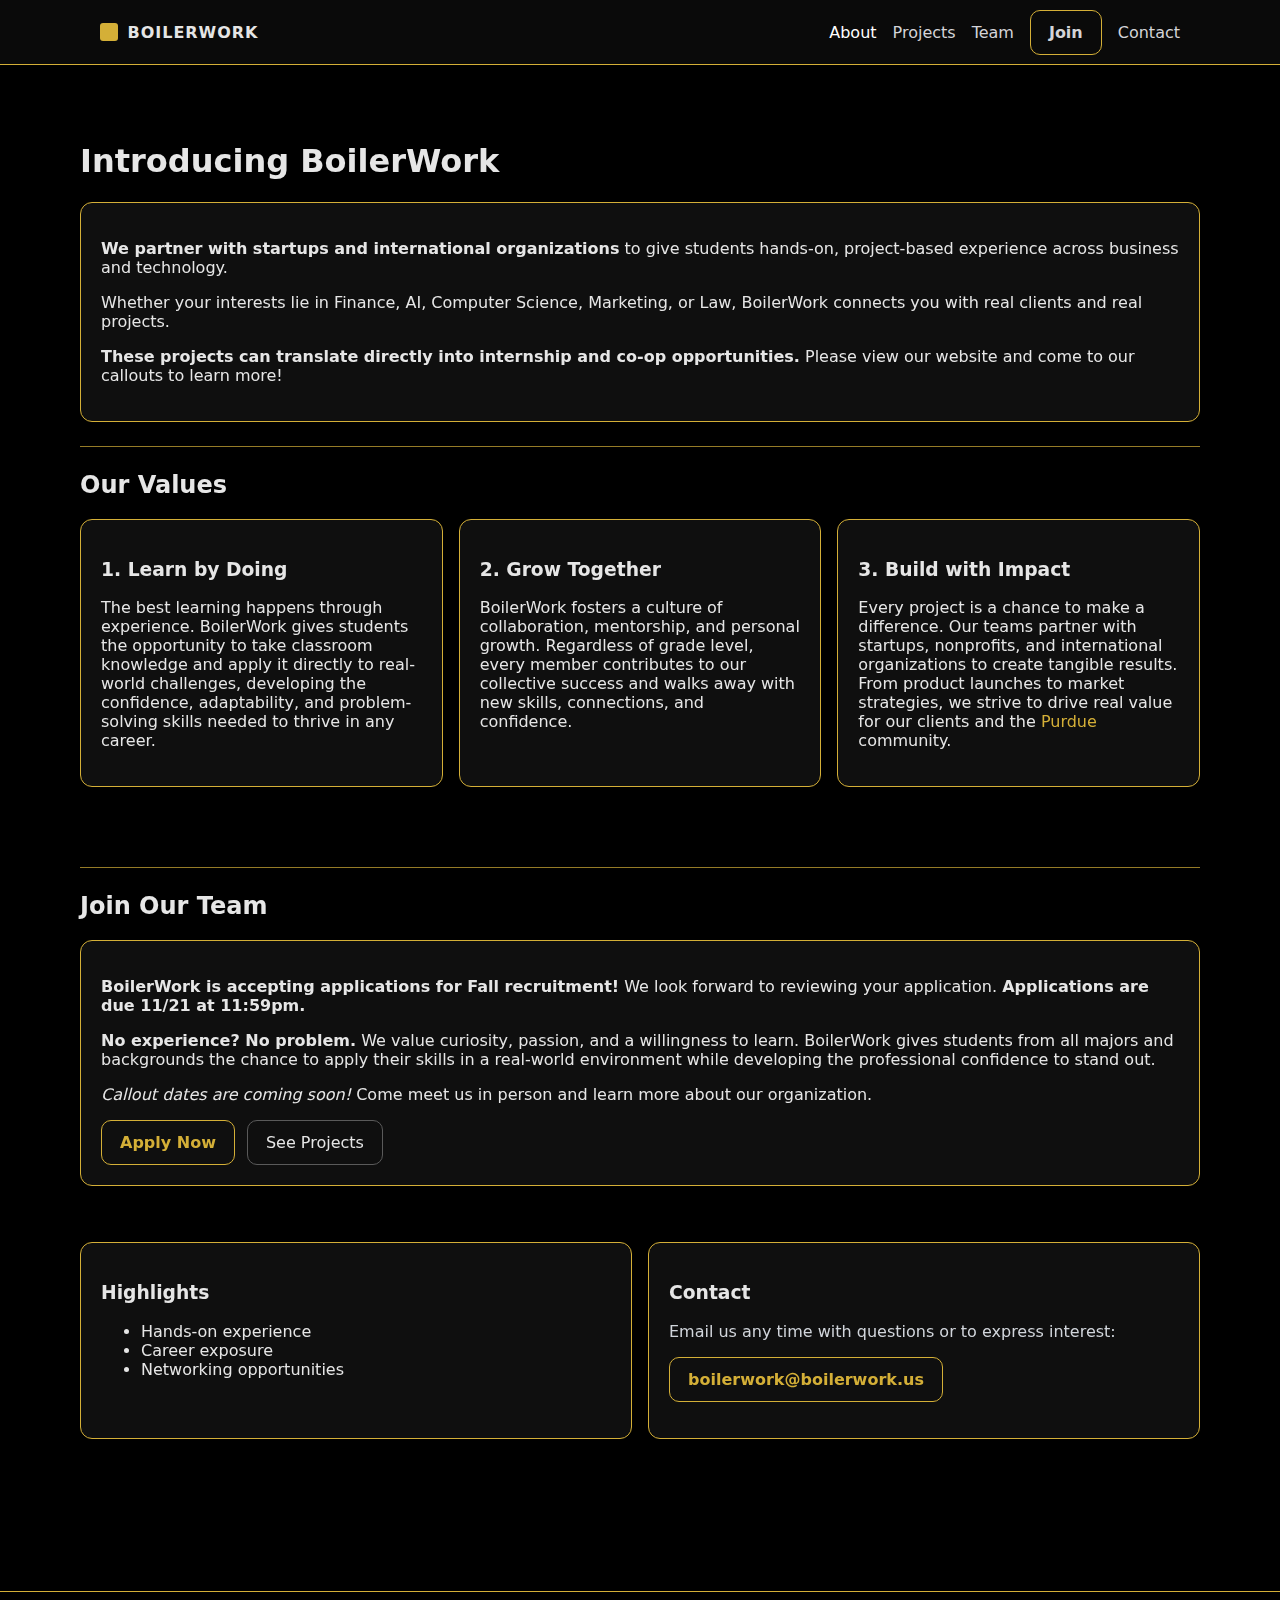
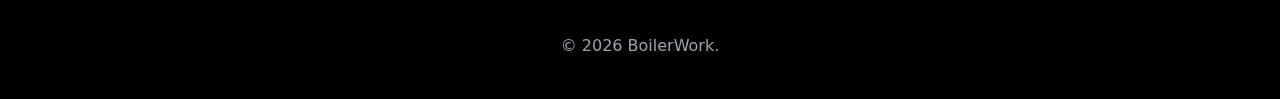
<file: about.html>
<!doctype html>
<html lang="en">
<head>
  <meta charset="utf-8" />
  <meta name="viewport" content="width=device-width, initial-scale=1" />
  <title>About — BoilerWork</title>
  <link rel="stylesheet" href="assets/css/styles.css" />
</head>
<body class="theme-dark">
  <!-- Shared nav -->
  <header class="site-header">
    <div class="container header-inner">
      <a class="logo" href="index.html"><span class="logo-mark"></span><span class="brand">BOILERWORK</span></a>
      <nav class="nav">
        <a href="about.html" aria-current="page">About</a>
        <a href="projects.html">Projects</a>
        <a href="team.html">Team</a>
        <a class="btn btn-primary" href="join.html">Join</a>
        <a href="contact.html">Contact</a>
      </nav>
      <button class="menu-btn" aria-label="Open menu"><span></span><span></span><span></span></button>
    </div>
    <nav class="mobile-nav">
      <a href="about.html" aria-current="page">About</a>
      <a href="projects.html">Projects</a>
      <a href="team.html">Team</a>
      <a class="btn btn-primary" href="join.html">Join</a>
      <a href="contact.html">Contact</a>
    </nav>
  </header>

  <main class="container section">
    <h1 class="page-title">Introducing BoilerWork</h1>
    <div class="card" style="margin-bottom:20px">
      <p><strong>We partner with startups and international organizations</strong> to give students hands-on, project-based experience across business and technology.</p>
      <p>Whether your interests lie in Finance, AI, Computer Science, Marketing, or Law, BoilerWork connects you with real clients and real projects.</p>
      <p><strong>These projects can translate directly into internship and co-op opportunities.</strong> Please view our website and come to our callouts to learn more!</p>
    </div>

    <hr class="rule" />

    <section class="section" style="padding-top:0">
      <h2 class="section-title">Our Values</h2>
      <div class="cards-3">
        <article class="card">
          <h3>1. Learn by Doing</h3>
          <p>The best learning happens through experience. BoilerWork gives students the opportunity to take classroom knowledge and apply it directly to real-world challenges, developing the confidence, adaptability, and problem-solving skills needed to thrive in any career.</p>
        </article>
        <article class="card">
          <h3>2. Grow Together</h3>
          <p>BoilerWork fosters a culture of collaboration, mentorship, and personal growth. Regardless of grade level, every member contributes to our collective success and walks away with new skills, connections, and confidence.</p>
        </article>
        <article class="card">
          <h3>3. Build with Impact</h3>
          <p>Every project is a chance to make a difference. Our teams partner with startups, nonprofits, and international organizations to create tangible results. From product launches to market strategies, we strive to drive real value for our clients and the <span class="purdue">Purdue</span> community.</p>
        </article>
      </div>
    </section>

    <hr class="rule" />

    <section class="section" style="padding-top:0">
      <h2 class="section-title">Join Our Team</h2>
      <div class="card">
        <p><strong>BoilerWork is accepting applications for Fall recruitment!</strong> We look forward to reviewing your application. <strong>Applications are due 11/21 at 11:59pm.</strong></p>
        <p><strong>No experience? No problem.</strong> We value curiosity, passion, and a willingness to learn. BoilerWork gives students from all majors and backgrounds the chance to apply their skills in a real-world environment while developing the professional confidence to stand out.</p>
        <p><em>Callout dates are coming soon!</em> Come meet us in person and learn more about our organization.</p>
        <div class="cta-row" style="margin-top:8px">
          <a class="btn btn-primary" href="join.html">Apply Now</a>
          <a class="btn btn-outline" href="projects.html">See Projects</a>
        </div>
      </div>
    </section>

    <section class="section" style="padding-top:0">
      <div class="cards-2">
        <article class="card">
          <h3>Highlights</h3>
          <ul class="bullets" style="margin-top:10px">
            <li>Hands-on experience</li>
            <li>Career exposure</li>
            <li>Networking opportunities</li>
          </ul>
        </article>
        <article class="card">
          <h3>Contact</h3>
          <p class="maxw">Email us any time with questions or to express interest:</p>
          <p><a class="btn btn-primary" href="mailto:boilerwork@boilerwork.us">boilerwork@boilerwork.us</a></p>
        </article>
      </div>
    </section>
  </main>

  <footer class="site-footer">
    <div class="container footer-inner">
      <p>© <span id="year"></span> BoilerWork.</p>
    </div>
  </footer>
  <script src="assets/main.js" defer></script>
</body>
</html>
</file>
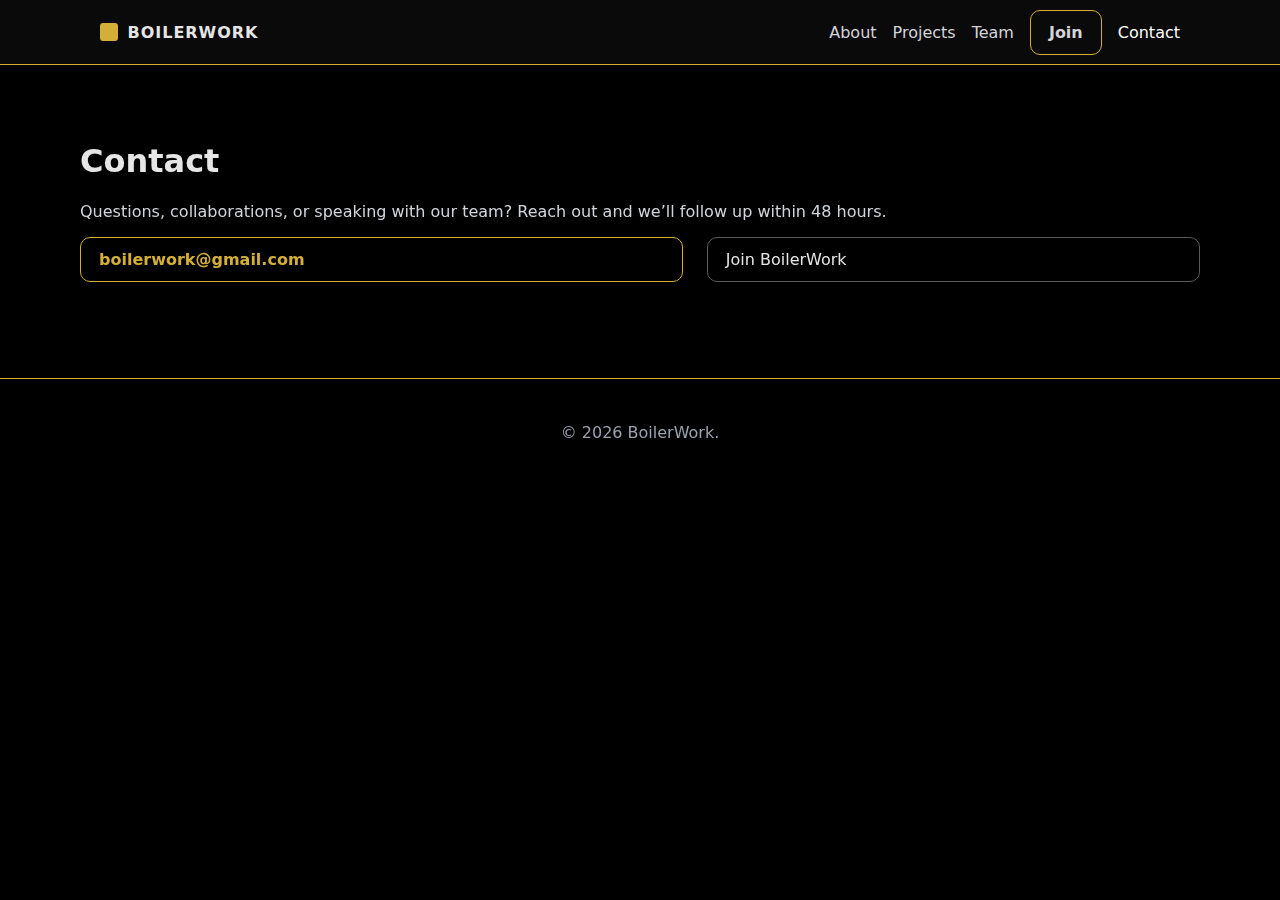
<file: contact.html>
<!doctype html>
<html lang="en">
<head>
  <meta charset="utf-8" />
  <meta name="viewport" content="width=device-width, initial-scale=1" />
  <title>Contact — BoilerWork</title>
  <link rel="stylesheet" href="assets/css/styles.css" />
</head>
<body class="theme-dark">
  <header class="site-header">
    <div class="container header-inner">
      <a class="logo" href="index.html"><span class="logo-mark"></span><span class="brand">BOILERWORK</span></a>
      <nav class="nav">
        <a href="about.html">About</a>
        <a href="projects.html">Projects</a>
        <a href="team.html">Team</a>
        <!-- FIXED -->
        <a class="btn btn-primary" href="join.html">Join</a>
        <a href="contact.html" aria-current="page">Contact</a>
      </nav>
      <button class="menu-btn" aria-label="Open menu"><span></span><span></span><span></span></button>
    </div>
    <nav class="mobile-nav">
      <a href="about.html">About</a>
      <a href="projects.html">Projects</a>
      <a href="team.html">Team</a>
      <!-- FIXED mobile -->
      <a class="btn btn-primary" href="join.html">Join</a>
      <a href="contact.html" aria-current="page">Contact</a>
    </nav>
  </header>

  <main class="container section">
    <h1 class="page-title">Contact</h1>
    <p class="maxw">Questions, collaborations, or speaking with our team? Reach out and we’ll follow up within 48 hours.</p>
    <div class="grid-2">
      <a class="btn btn-primary" href="mailto:boilerwork@gmail.com">boilerwork@gmail.com</a>
      <a class="btn btn-outline" href="join.html">Join BoilerWork</a>
    </div>
  </main>

  <footer class="site-footer">
    <div class="container footer-inner">
      <p>© <span id="year"></span> BoilerWork.</p>
    </div>
  </footer>
  <script src="assets/main.js" defer></script>
</body>
</html>
</file>
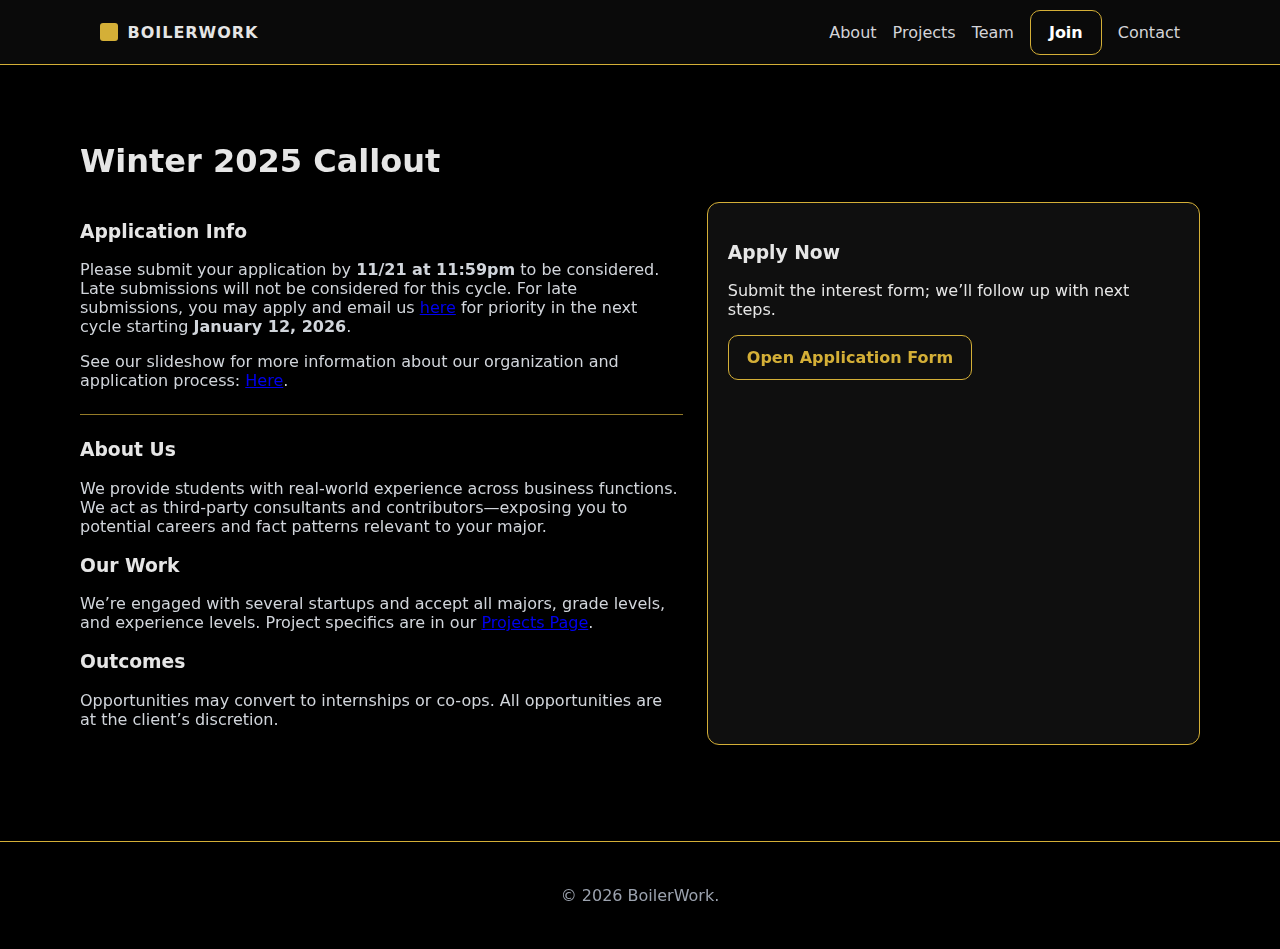
<file: join.html>
<!doctype html>
<html lang="en">
<head>
  <meta charset="utf-8" />
  <meta name="viewport" content="width=device-width, initial-scale=1" />
  <title>Join — BoilerWork</title>
  <link rel="stylesheet" href="assets/css/styles.css" />
</head>
<body class="theme-dark">
  <header class="site-header">
    <div class="container header-inner">
      <a class="logo" href="index.html"><span class="logo-mark"></span><span class="brand">BOILERWORK</span></a>
      <nav class="nav">
        <a href="about.html">About</a>
        <a href="projects.html">Projects</a>
        <a href="team.html">Team</a>
        <!-- FIXED -->
        <a class="btn btn-primary" href="join.html" aria-current="page">Join</a>
        <a href="contact.html">Contact</a>
      </nav>
      <button class="menu-btn" aria-label="Open menu"><span></span><span></span><span></span></button>
    </div>
    <nav class="mobile-nav">
      <a href="about.html">About</a>
      <a href="projects.html">Projects</a>
      <a href="team.html">Team</a>
      <!-- FIXED mobile -->
      <a class="btn btn-primary" href="join.html" aria-current="page">Join</a>
      <a href="contact.html">Contact</a>
    </nav>
  </header>

  <main class="container section">
    <h1 class="page-title">Winter 2025 Callout</h1>
    <div class="grid-2 gap">
      <div>
        <h3>Application Info</h3>
        <p class="maxw">Please submit your application by <strong>11/21 at 11:59pm</strong> to be considered. Late submissions will not be considered for this cycle. For late submissions, you may apply and email us <a href="contact.html">here</a> for priority in the next cycle starting <strong>January 12, 2026</strong>.</p>
        <p class="maxw">See our slideshow for more information about our organization and application process: <a href="https://www.canva.com/design/DAG3PObBOYg/VdBXloQmHl_H_PyPGRSEfQ/edit?utm_content=DAG3PObBOYg&utm_campaign=designshare&utm_medium=link2&utm_source=sharebutton">Here</a>.</p>
        <hr class="rule">
        <h3>About Us</h3>
        <p class="maxw">We provide students with real-world experience across business functions. We act as third-party consultants and contributors—exposing you to potential careers and fact patterns relevant to your major.</p>
        <h3>Our Work</h3>
        <p class="maxw">We’re engaged with several startups and accept all majors, grade levels, and experience levels. Project specifics are in our <a href="projects.html">Projects Page</a>.</p>
        <h3>Outcomes</h3>
        <p class="maxw">Opportunities may convert to internships or co-ops. All opportunities are at the client’s discretion.</p>
      </div>
      <aside class="card">
        <h3>Apply Now</h3>
        <p>Submit the interest form; we’ll follow up with next steps.</p>
        <a target="_blank" rel="noopener" class="btn btn-primary" href="https://forms.gle/UQgeunk9fZvKgnp97">Open Application Form</a>
      </aside>
    </div>
  </main>

  <footer class="site-footer">
    <div class="container footer-inner">
      <p>© <span id="year"></span> BoilerWork.</p>
    </div>
  </footer>
  <script src="assets/main.js" defer></script>
</body>
</html>
</file>
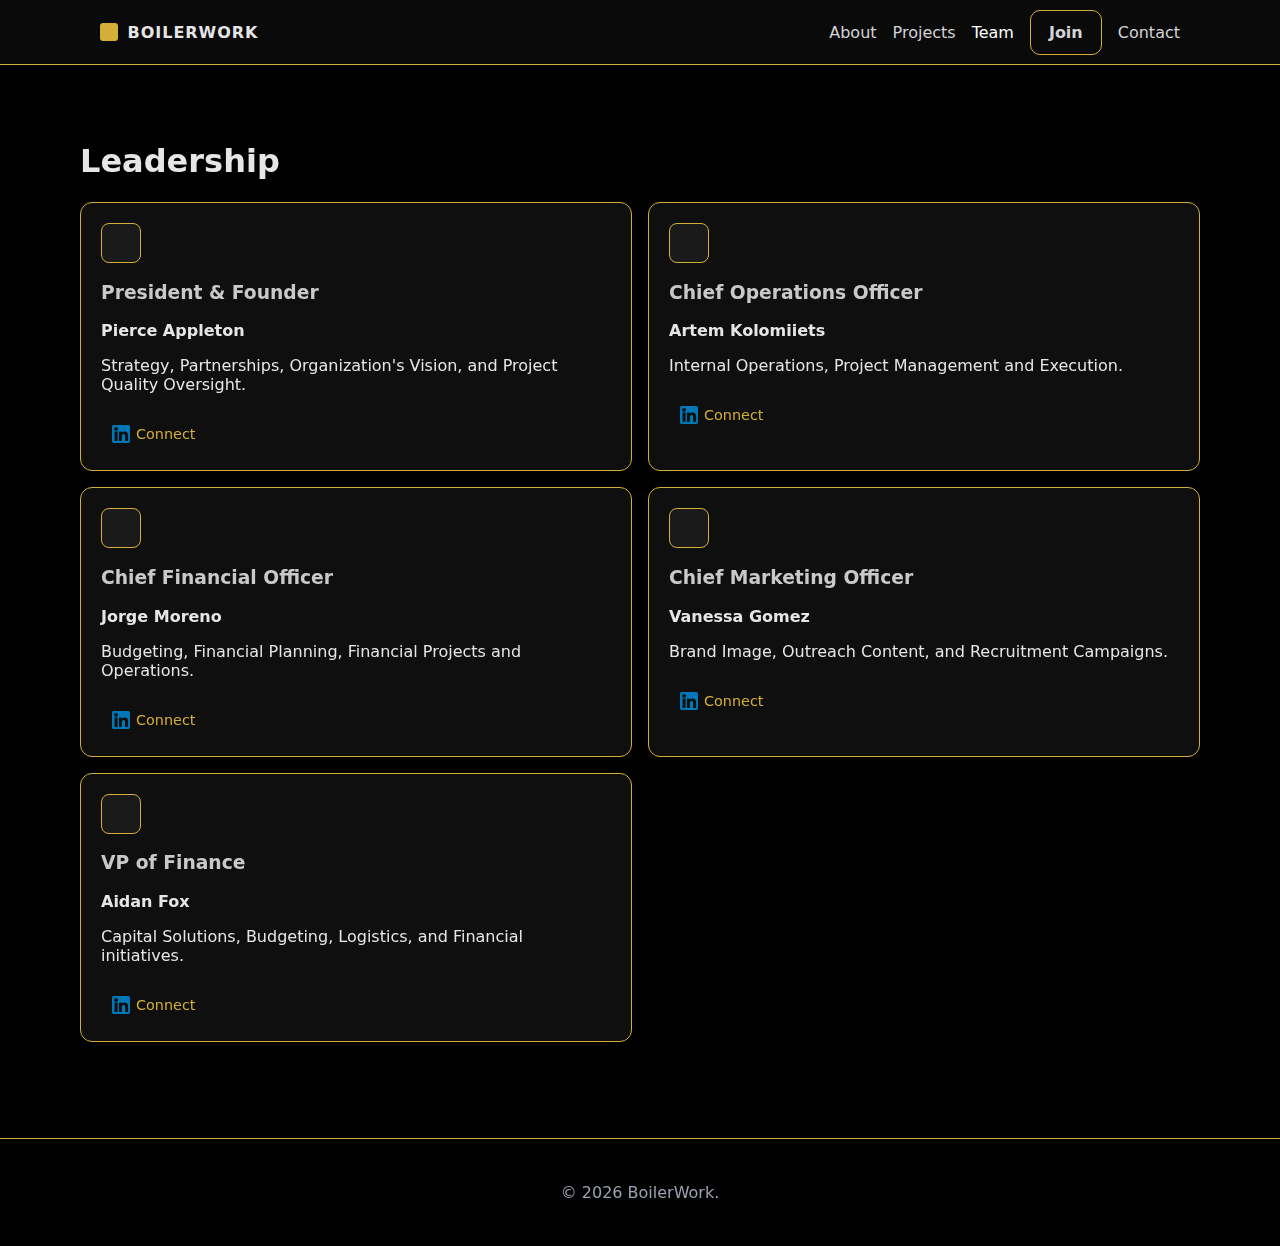
<file: team.html>
<!doctype html>
<html lang="en">
<head>
  <meta charset="utf-8" />
  <meta name="viewport" content="width=device-width, initial-scale=1" />
  <title>Team — BoilerWork</title>
  <link rel="stylesheet" href="assets/css/styles.css" />
</head>
<body class="theme-dark">
  <header class="site-header">
    <div class="container header-inner">
      <a class="logo" href="index.html"><span class="logo-mark"></span><span class="brand">BOILERWORK</span></a>
      <nav class="nav">
        <a href="about.html">About</a>
        <a href="projects.html">Projects</a>
        <a href="team.html" aria-current="page">Team</a>
        <a class="btn btn-primary" href="join.html">Join</a>
        <a href="contact.html">Contact</a>
      </nav>
      <button class="menu-btn" aria-label="Open menu"><span></span><span></span><span></span></button>
    </div>
    <nav class="mobile-nav">
      <a href="about.html">About</a>
      <a href="projects.html">Projects</a>
      <a href="team.html" aria-current="page">Team</a>
      <a class="btn btn-primary" href="join.html">Join</a>
      <a href="contact.html">Contact</a>
    </nav>
  </header>

  <main class="container section">
    <h1 class="page-title">Leadership</h1>
    <div class="cards-2">
      <article class="card person">
        <div class="avatar"></div>
        <h3 class="person-role">President & Founder</h3>
        <p class="person-name">Pierce Appleton</p>
        <p>Strategy, Partnerships, Organization's Vision, and Project Quality Oversight.</p>
        <a class="linkedin-link" href="https://www.linkedin.com/in/pierce-appleton" target="_blank" rel="noopener">
          <img src="assets/icons/linkedin.svg" alt="LinkedIn" class="linkedin-icon">
          Connect
        </a>
      </article>

      <article class="card person">
        <div class="avatar"></div>
        <h3 class="person-role">Chief Operations Officer</h3>
        <p class="person-name">Artem Kolomiiets</p>
        <p>Internal Operations, Project Management and Execution.</p>
        <a class="linkedin-link" href="https://www.linkedin.com/in/artem-kolomiiets/" target="_blank" rel="noopener">
          <img src="assets/icons/linkedin.svg" alt="LinkedIn" class="linkedin-icon">
          Connect
        </a>
      </article>

      <article class="card person">
        <div class="avatar"></div>
        <h3 class="person-role">Chief Financial Officer</h3>
        <p class="person-name">Jorge Moreno</p>
        <p>Budgeting, Financial Planning, Financial Projects and Operations.</p>
        <a class="linkedin-link" href="https://www.linkedin.com/in/jorge-moreno-r/" target="_blank" rel="noopener">
          <img src="assets/icons/linkedin.svg" alt="LinkedIn" class="linkedin-icon">
          Connect
        </a>
      </article>

      <article class="card person">
        <div class="avatar"></div>
        <h3 class="person-role">Chief Marketing Officer</h3>
        <p class="person-name">Vanessa Gomez</p>
        <p>Brand Image, Outreach Content, and Recruitment Campaigns.</p>
        <a class="linkedin-link" href="https://www.linkedin.com/in/vanessa-gomez-miselem/" target="_blank" rel="noopener">
          <img src="assets/icons/linkedin.svg" alt="LinkedIn" class="linkedin-icon">
          Connect
        </a>
      </article>

      <article class="card person">
        <div class="avatar"></div>
        <h3 class="person-role">VP of Finance</h3>
        <p class="person-name">Aidan Fox</p>
        <p>Capital Solutions, Budgeting, Logistics, and Financial initiatives.</p>
        <a class="linkedin-link" href="https://www.linkedin.com/in/fox-aidan/" target="_blank" rel="noopener">
          <img src="assets/icons/linkedin.svg" alt="LinkedIn" class="linkedin-icon">
          Connect
        </a>
      </article>
    </div>
  </main>

  <footer class="site-footer">
    <div class="container footer-inner">
      <p>© <span id="year"></span> BoilerWork.</p>
    </div>
  </footer>
  <script src="assets/main.js" defer></script>
</body>
</html>
</file>
<file: assets/css/styles.css>
/* BoilerWork minimalist theme (gold only for lines + accent underlines) */
:root{
  --bg:#000;
  --text:#e6e6e6;
  --muted:#a1a1aa;
  --border:#2b2b2b;
  --purdue:#D4AF37;  /* gold accent */
}

*{box-sizing:border-box}
html,body{margin:0;padding:0}
body{font-family:Inter,system-ui,-apple-system,"Segoe UI",Roboto,Helvetica,Arial,sans-serif;background:var(--bg);color:var(--text)}

.container{max-width:1120px;margin-inline:auto;padding:0 20px}
.section{padding:56px 0}
.grid-2{display:grid;grid-template-columns:1fr;gap:24px}
@media (min-width:900px){.grid-2{grid-template-columns:1.1fr .9fr}}
.cards-3,.cards-2{display:grid;gap:16px}
.cards-3{grid-template-columns:1fr}
.cards-2{grid-template-columns:1fr}
@media (min-width:760px){.cards-3{grid-template-columns:repeat(3,1fr)}.cards-2{grid-template-columns:repeat(2,1fr)}}
.maxw{max-width:840px;color:#d1d5db}

/* Header / Nav */
.site-header{position:sticky;top:0;z-index:40;background:#0a0a0a;border-bottom:1px solid var(--purdue)}
.header-inner{display:flex;align-items:center;justify-content:space-between;height:64px}
.logo{display:flex;align-items:center;gap:.6rem;font-weight:700;color:#e5e5e5;text-decoration:none}
.logo-mark{width:18px;height:18px;border-radius:3px;background:var(--purdue)}
.brand{letter-spacing:.06em}
.nav{display:flex;gap:1rem;align-items:center}
.nav a{color:#d4d4d8;text-decoration:none}
.nav a[aria-current="page"]{color:#fff}
.nav-join{padding-bottom:2px;text-decoration:underline;text-underline-offset:4px;text-decoration-color:var(--purdue)}
.menu-btn{display:none;flex-direction:column;gap:4px;border:1px solid var(--border);border-radius:8px;background:transparent;color:#e5e5e5;width:40px;height:40px;align-items:center;justify-content:center}
.menu-btn span{display:block;background:#e5e5e5;height:1px;width:18px}
.mobile-nav{display:none;flex-direction:column;gap:12px;padding:12px 20px;border-bottom:1px solid var(--purdue);background:#0a0a0a}
@media (max-width:860px){ .nav{display:none} .menu-btn{display:flex} }

/* Hero / text */
.hero{padding:64px 0}
.eyebrow{letter-spacing:.25em;text-transform:uppercase;font-size:.75rem;color:#9ca3af;margin-bottom:10px}
.purdue{color:var(--purdue)}
.display{font-weight:800;line-height:1;font-size:clamp(40px,7vw,72px)}
.lead{font-size:1.125rem;color:#d1d5db}
.cta-row{display:flex;gap:12px;margin-top:20px;flex-wrap:wrap}

/* Buttons (neutral only) */
.btn{display:inline-block;padding:12px 18px;border-radius:10px;border:1px solid #444;text-decoration:none}
/* Gold outline apply now button on index */
.btn-primary {
  background: transparent;
  color: var(--purdue);
  border: 1px solid var(--purdue);
  font-weight: 600;
}
.btn-primary:hover {
  background: var(--purdue);
  color: #000;
}

.btn-primary:hover{background:#D4AF37}
.btn-outline{color:#e5e5e5;border-color:#5a5a5a}
.btn-outline:hover{border-color:#777}

/* Cards / rules */
.card{background:#0f0f0f;border:1px solid var(--purdue);border-radius:12px;padding:20px}
.rule{border:0;border-top:1px solid var(--purdue);margin:24px 0;opacity:.7}

/* Clickable cards */
.link-card{display:block;color:inherit}
.link-card:hover{border-color:#a78b2a}

/* Projects */
.project{display:grid;gap:18px;grid-template-columns:1fr}
@media (min-width:900px){.project{grid-template-columns:340px 1fr}}
.project-img{width:100%;height:auto;border-radius:12px;border:1px solid var(--purdue);background:#111}
.project-body{padding:6px 0}
.project-title{margin:.25rem 0 0 0}

/* Team */
.person .avatar{width:40px;height:40px;border-radius:8px;background:#1a1a1a;border:1px solid var(--purdue);margin-bottom:10px}
.person-name{font-weight:700}
.person-role{color:#c9c9c9}

/* Footer */
.site-footer{border-top:1px solid var(--purdue);padding:28px 0;margin-top:40px}
.footer-inner{display:flex;gap:12px;align-items:center;justify-content:center;color:#9ca3af}

/* Clickable cards — underline only headings, not body text */
.link-card { 
  text-decoration: none; 
  color: inherit;
}

.link-card h3 { 
  text-decoration: underline;
  text-underline-offset: 3px;
  color: var(--text);
}

.link-card p { 
  text-decoration: none;
}

/* Full-screen looping background video */
#bg-video {
  position: fixed;
  top: 0;
  left: 0;
  min-width: 100%;
  min-height: 100%;
  object-fit: cover;
  z-index: -1;
  opacity: 0.6; /* adjust for text contrast */
}

/* Optional: dark overlay for readability */
body::before {
  content: "";
  position: fixed;
  top: 0;
  left: 0;
  width: 100%;
  height: 100%;
  background: rgba(0, 0, 0, 0.4);
  z-index: -1;
}

/* ===== BoilerWork Gold Hover Glow ===== */

/* Base gold colors */
:root {
  --gold-base: #d4af37;
  --gold-glow: #f5d67b;
}

/* Buttons - subtle base, glow on hover */
.btn-primary {
  background-color: var(--gold-base);
  color: #000;
  border: 1px solid var(--gold-base);
  transition: box-shadow 0.3s ease-in-out, border-color 0.3s ease-in-out;
  box-shadow: none;
}

.btn-primary:hover {
  border-color: var(--gold-glow);
  box-shadow:
    0 0 6px var(--gold-glow),
    0 0 15px var(--gold-base),
    0 0 25px rgba(212, 175, 55, 0.6);
}

/* Outline buttons (if you use .btn-outline) */
.btn-outline:hover {
  color: var(--gold-base);
  border-color: var(--gold-glow);
  box-shadow:
    0 0 6px var(--gold-glow),
    0 0 15px rgba(212, 175, 55, 0.7);
}

/* Input and textarea fields - glow on focus */
input[type="text"],
input[type="email"],
input[type="password"],
textarea {
  background-color: transparent;
  color: #fff;
  border: 1px solid rgba(212, 175, 55, 0.4);
  padding: 8px 10px;
  border-radius: 4px;
  transition: box-shadow 0.3s ease-in-out, border-color 0.3s ease-in-out;
  outline: none;
}

input:focus,
textarea:focus {
  border-color: var(--gold-glow);
  box-shadow:
    0 0 6px var(--gold-glow),
    0 0 15px rgba(212, 175, 55, 0.6);
}

/* Optional: subtle glow pulse on focus for realism */
@keyframes glowPulse {
  0% { box-shadow: 0 0 4px var(--gold-glow), 0 0 10px rgba(212, 175, 55, 0.5); }
  50% { box-shadow: 0 0 8px var(--gold-glow), 0 0 20px rgba(212, 175, 55, 0.7); }
  100% { box-shadow: 0 0 4px var(--gold-glow), 0 0 10px rgba(212, 175, 55, 0.5); }
}

input:focus,
textarea:focus {
  animation: glowPulse 2.5s infinite alternate;
}
/* === Refinements: Transparent Hover + Glow Extensions === */

/* 1. Transparent hover for gold buttons (no yellow fill) */
.btn-primary {
  background-color: transparent !important;
  color: var(--gold-base);
  border: 1px solid var(--gold-base);
  transition: box-shadow 0.3s ease-in-out, border-color 0.3s ease-in-out, color 0.3s ease-in-out;
}

.btn-primary:hover {
  background-color: transparent !important;
  color: var(--gold-glow);
  border-color: var(--gold-glow);
  box-shadow:
    0 0 6px var(--gold-glow),
    0 0 15px var(--gold-base),
    0 0 25px rgba(212, 175, 55, 0.6);
}

/* 2. Extend same glow behavior to text boxes on About page */
.section input,
.section textarea {
  border: 1px solid rgba(212, 175, 55, 0.4);
  background: transparent;
  color: #fff;
  transition: box-shadow 0.3s ease-in-out, border-color 0.3s ease-in-out;
}
.section input:focus,
.section textarea:focus {
  border-color: var(--gold-glow);
  box-shadow:
    0 0 6px var(--gold-glow),
    0 0 15px rgba(212, 175, 55, 0.6);
  animation: glowPulse 2.5s infinite alternate;
}

/* 3. Gold perimeter glow for project images on hover */
.project-img {
  transition: box-shadow 0.4s ease-in-out, transform 0.4s ease-in-out;
}
.project-img:hover {
  transform: scale(1.03);
  box-shadow:
    0 0 6px var(--gold-glow),
    0 0 15px var(--gold-base),
    0 0 25px rgba(212, 175, 55, 0.5);
}

/* ===== LinkedIn Links for Leadership ===== */

.linkedin-link {
  display: inline-flex;
  align-items: center;
  gap: 6px;
  margin-top: 8px;
  font-size: 0.9rem;
  text-decoration: none;
  color: var(--gold-base);
  border: 1px solid transparent;
  border-radius: 6px;
  padding: 6px 10px;
  transition: all 0.3s ease-in-out;
}

.linkedin-link:hover {
  border-color: var(--gold-glow);
  box-shadow: 0 0 6px var(--gold-glow), 0 0 15px var(--gold-base);
  color: var(--gold-glow);
}

.linkedin-icon {
  width: 18px;
  height: 18px;
  transition: filter 0.3s ease-in-out;
}

.linkedin-link:hover .linkedin-icon {
  filter: drop-shadow(0 0 6px var(--gold-glow));
}

/* --- Mobile menu behavior & layering (iPhone-safe) --- */
:root { --header-h: 64px; } /* keep in sync with .header-inner height */

.menu-btn { cursor: pointer; z-index: 110; -webkit-tap-highlight-color: transparent; }
.site-header { z-index: 120; } /* header above everything */

/* Base (hidden) state */
.mobile-nav {
  position: fixed;
  top: var(--header-h);
  left: 0;
  right: 0;
  display: none;                 /* hidden by default */
  flex-direction: column;
  gap: 12px;
  padding: 12px 20px;
  border-bottom: 1px solid var(--purdue);
  background: #0a0a0a;
  z-index: 115;

  /* smooth slide/fade (no effect when hidden) */
  transform: translateY(-8px);
  opacity: 0;
  transition: transform 220ms ease, opacity 220ms ease;
}

/* Open state */
.mobile-nav.open {
  display: flex;
  transform: translateY(0);
  opacity: 1;
}

/* Prevent background scroll when menu open */
body.nav-open { overflow: hidden; }

/* Ensure video never intercepts taps on iOS */
#bg-video { pointer-events: none; }

/* Respect reduced motion preferences */
@media (prefers-reduced-motion: reduce) {
  .mobile-nav { transition: none; }
}
/* iPhone-safe mobile nav layering */
.menu-btn { cursor: pointer; z-index: 110; -webkit-tap-highlight-color: transparent; }
.site-header { z-index: 120; }
.mobile-nav {
  position: fixed;
  top: 64px; left: 0; right: 0;
  display: none;
  flex-direction: column;
  gap: 12px;
  padding: 12px 20px;
  border-bottom: 1px solid var(--purdue);
  background: #0a0a0a;
  z-index: 115;
}
.mobile-nav.open { display: flex; }
body.nav-open { overflow: hidden; }

/* prevent background video from stealing taps on iOS */
#bg-video { pointer-events: none; }
</file>
